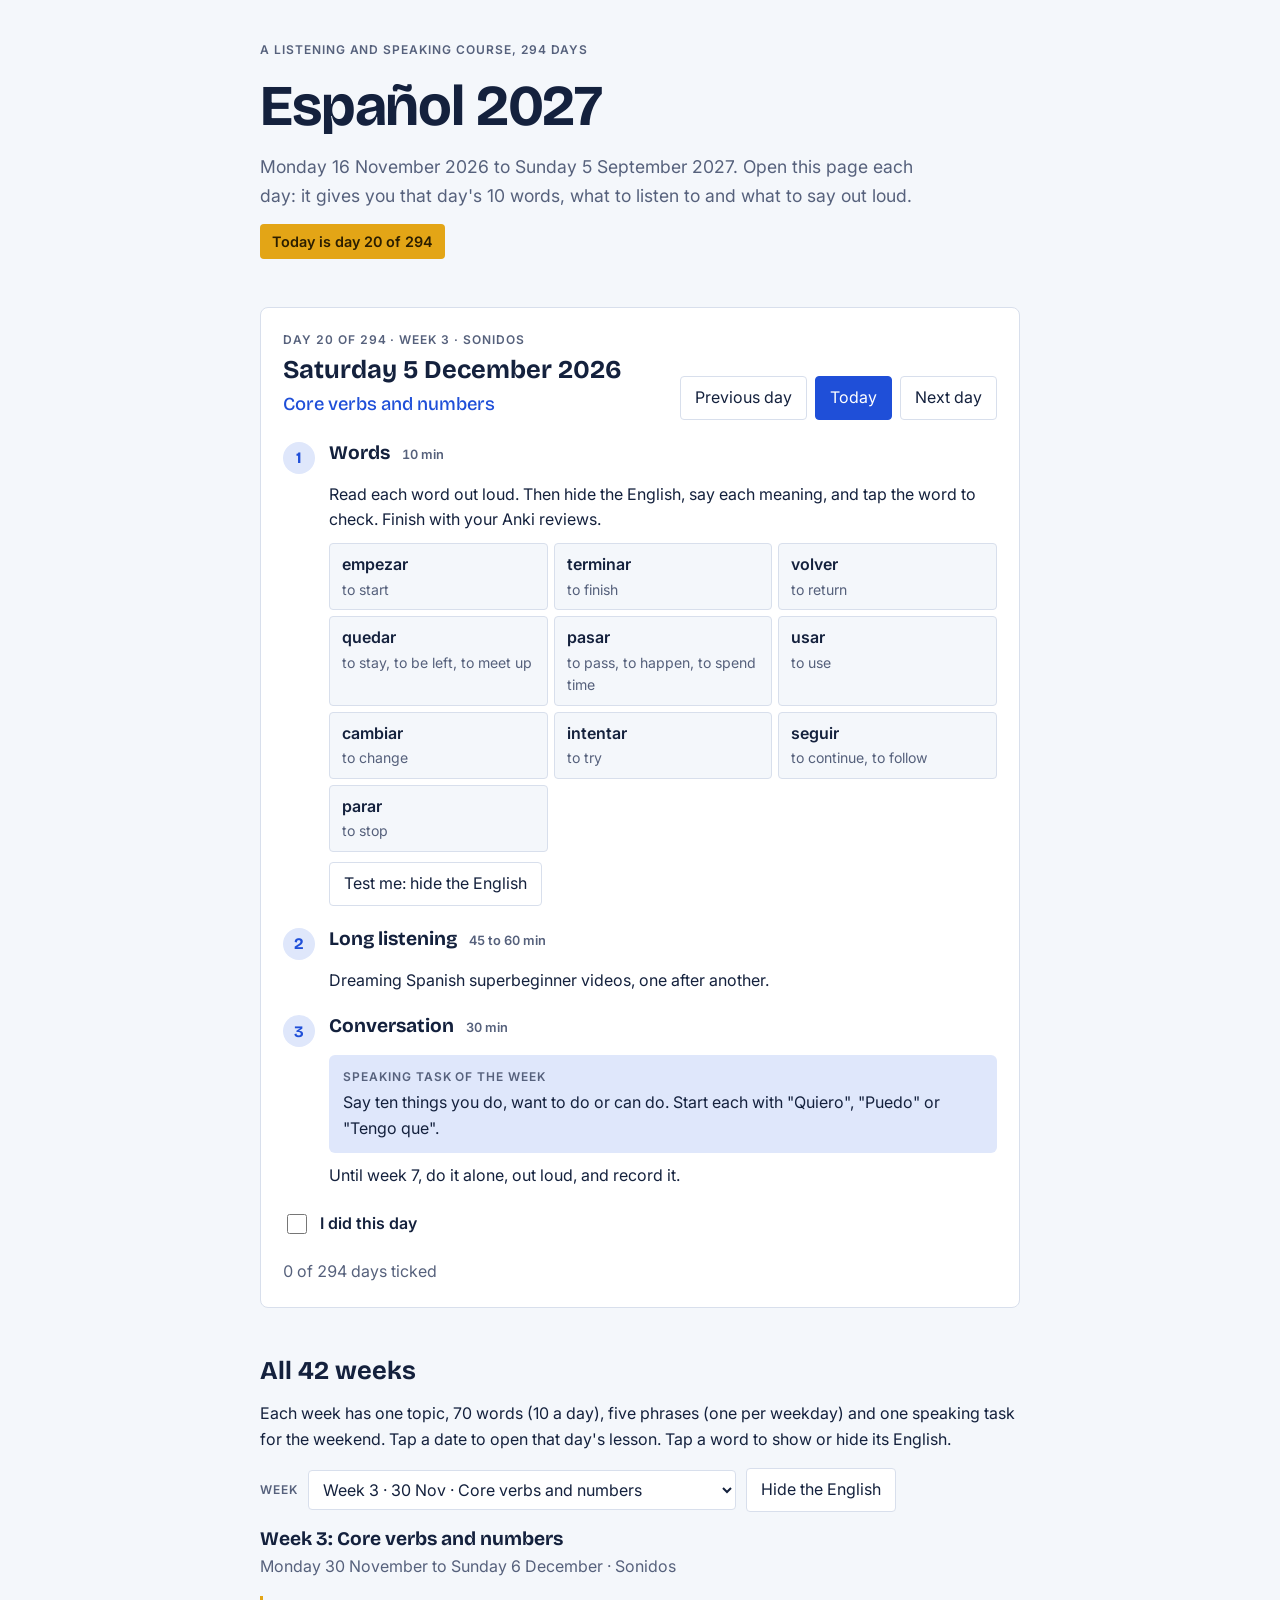
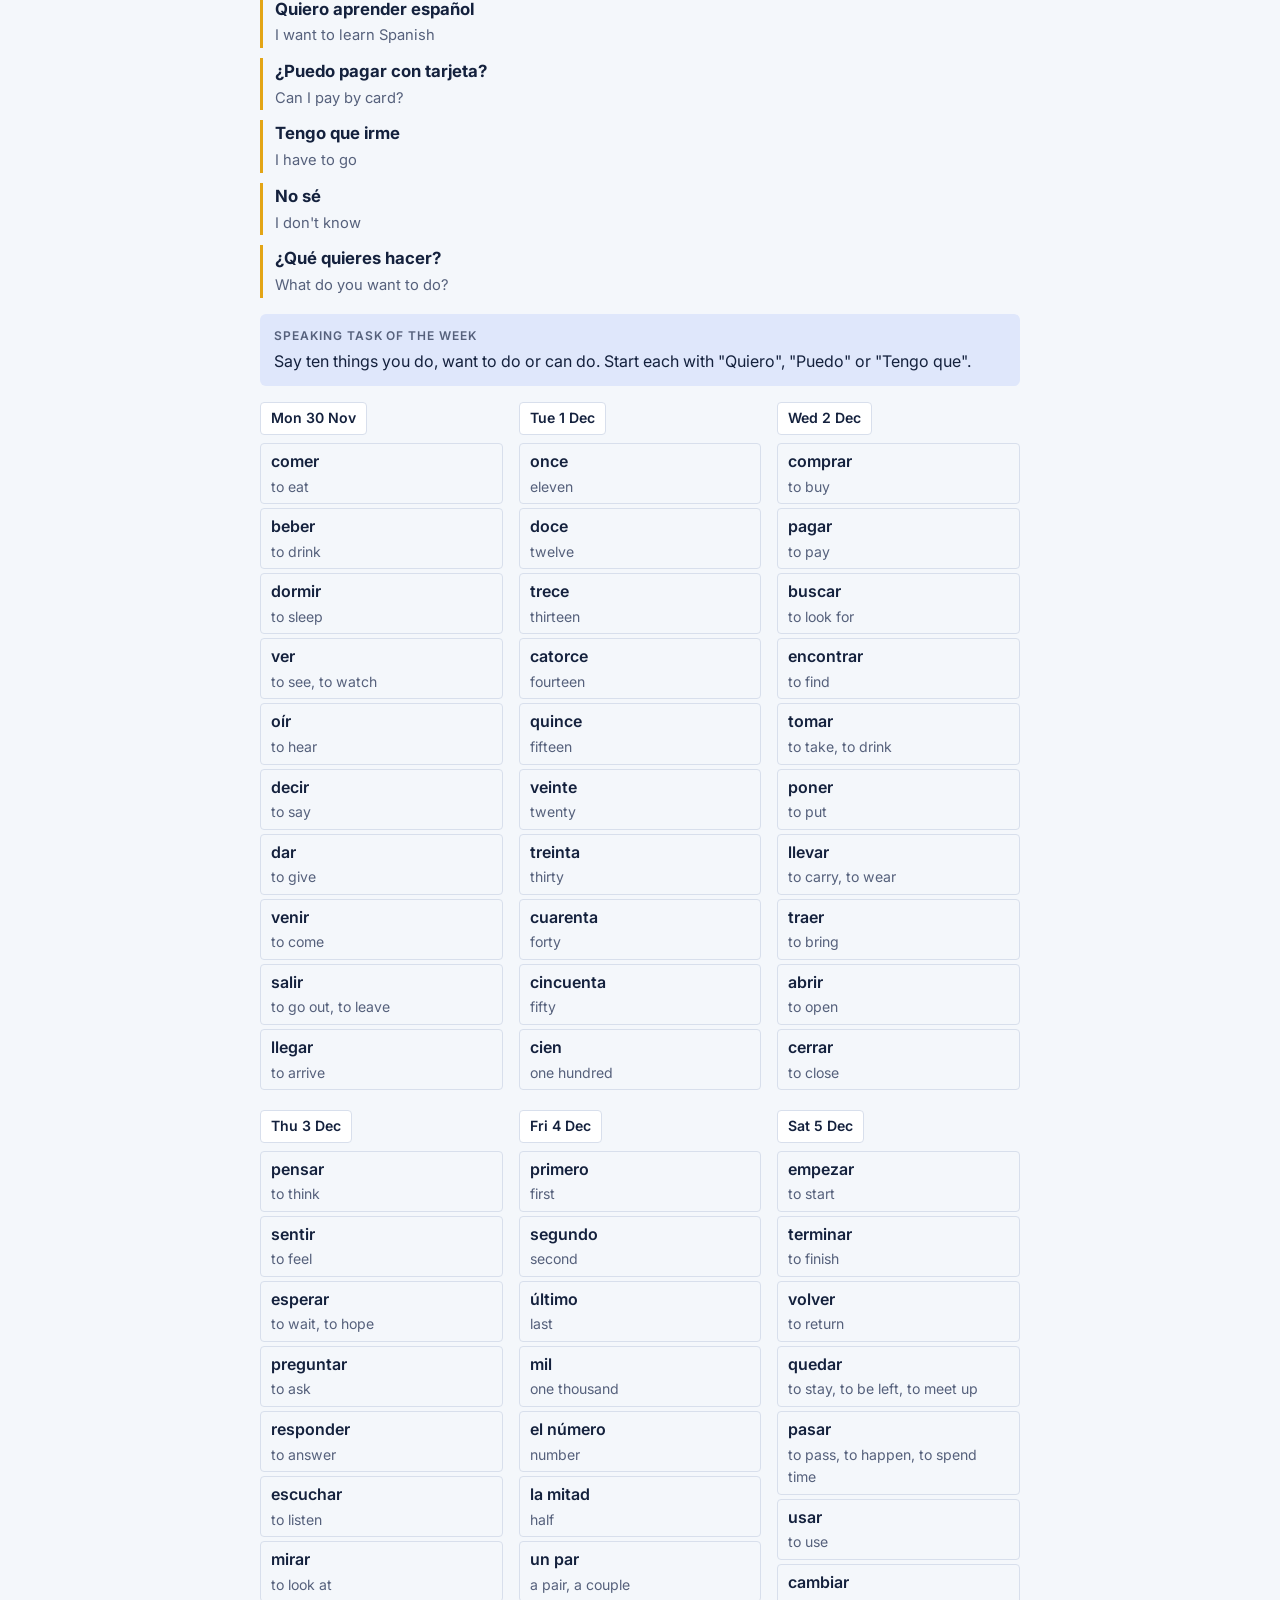
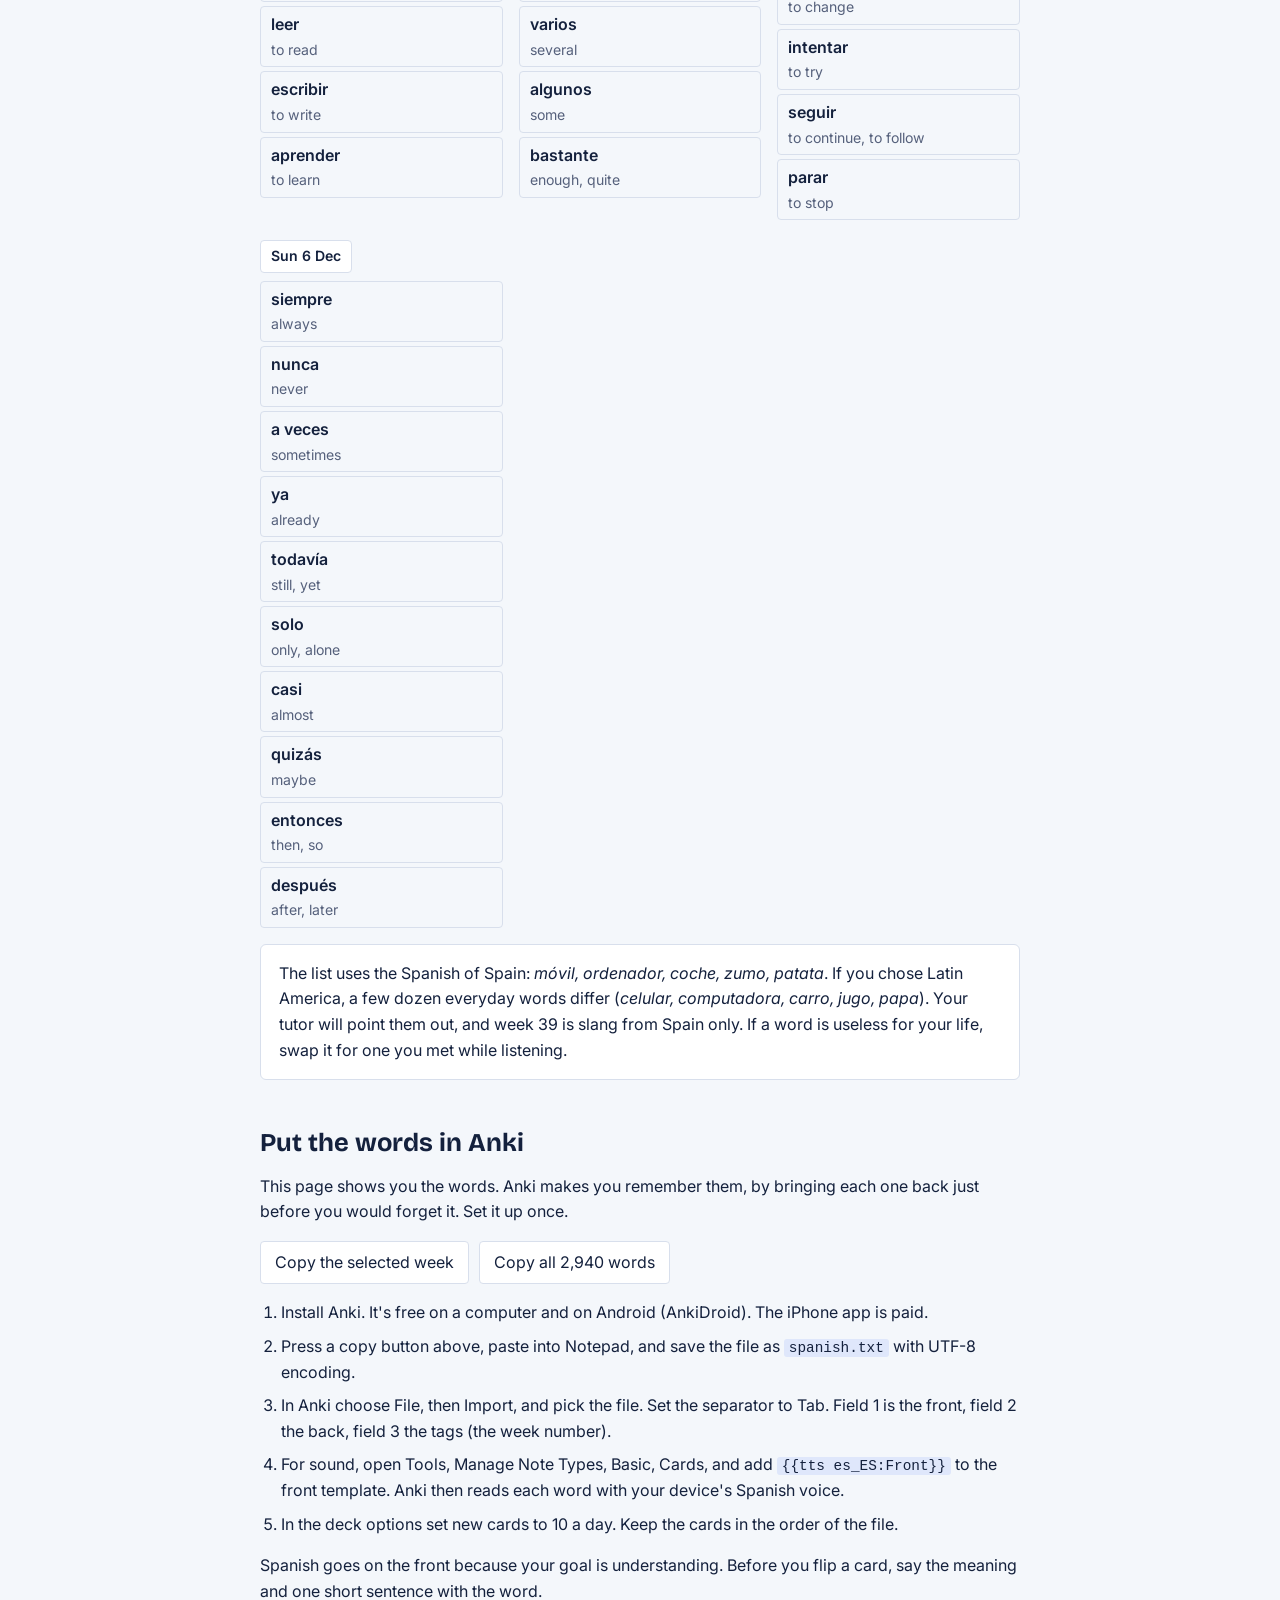
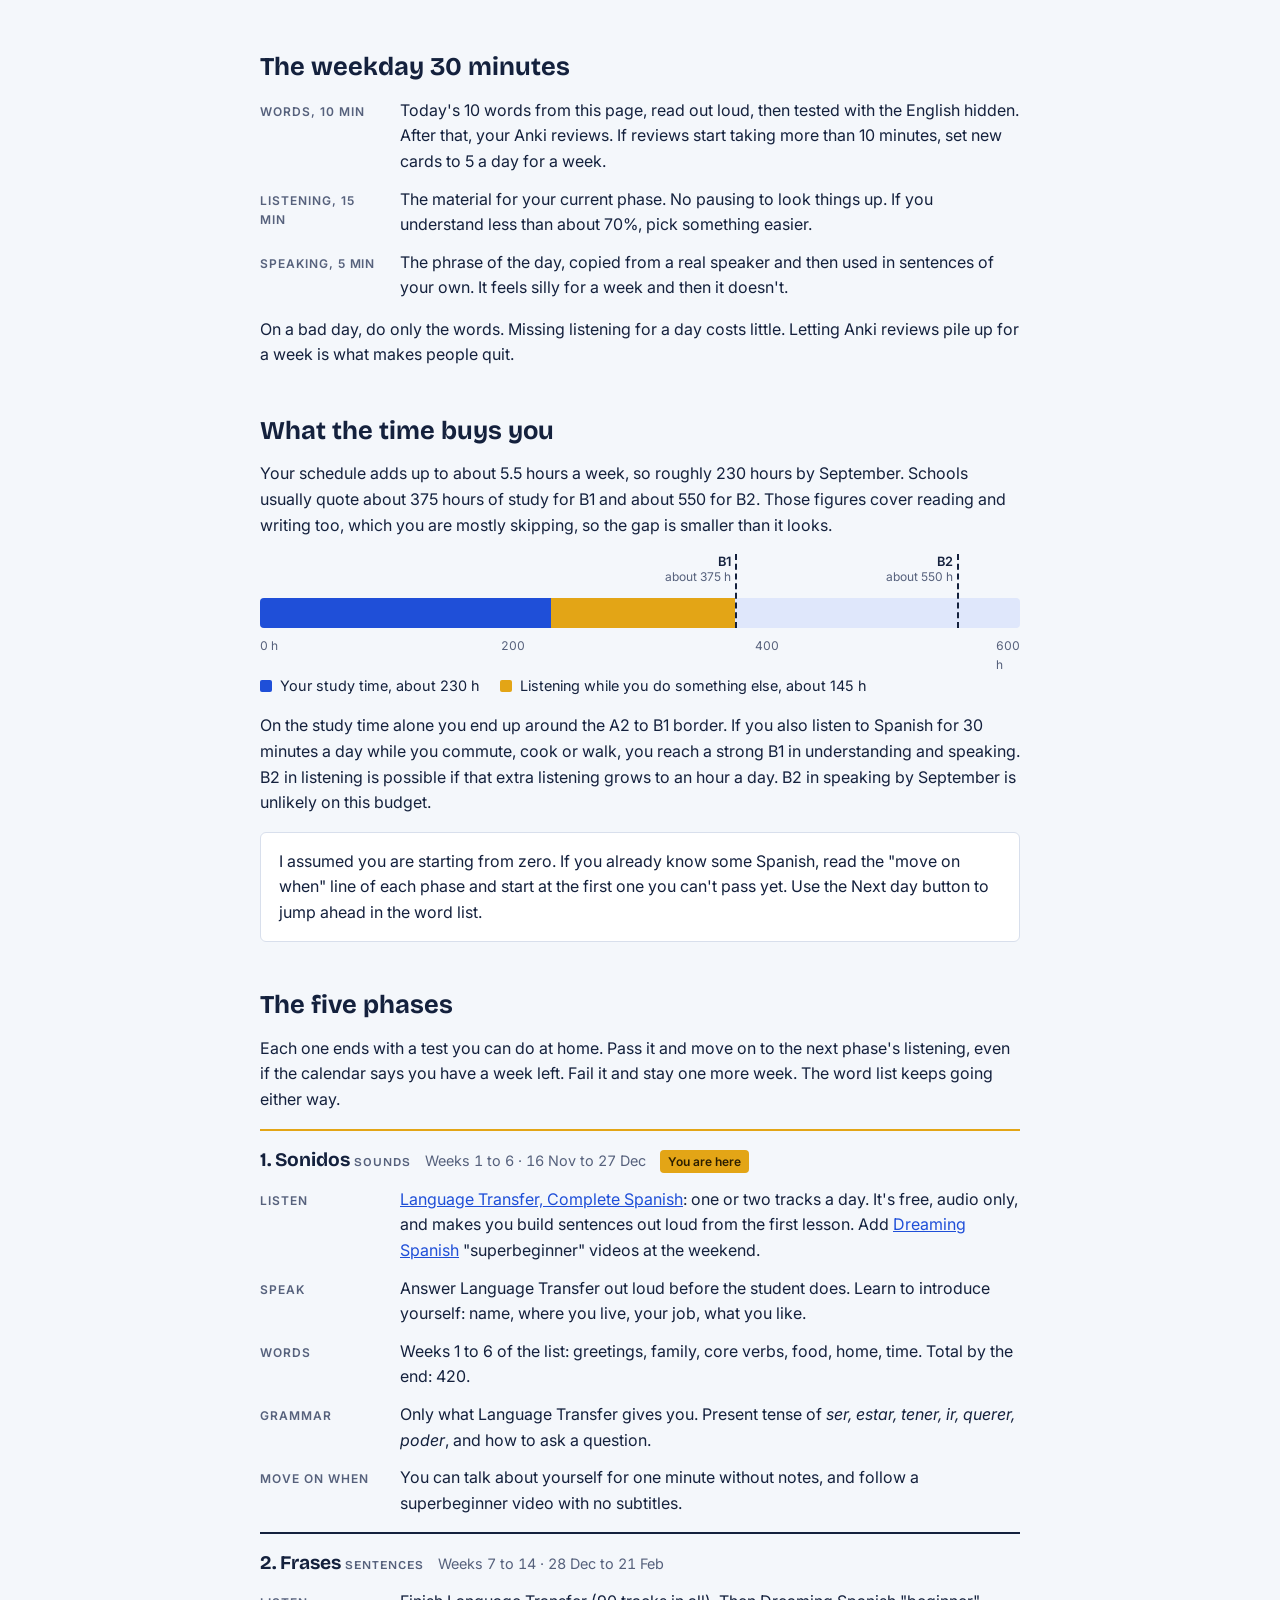
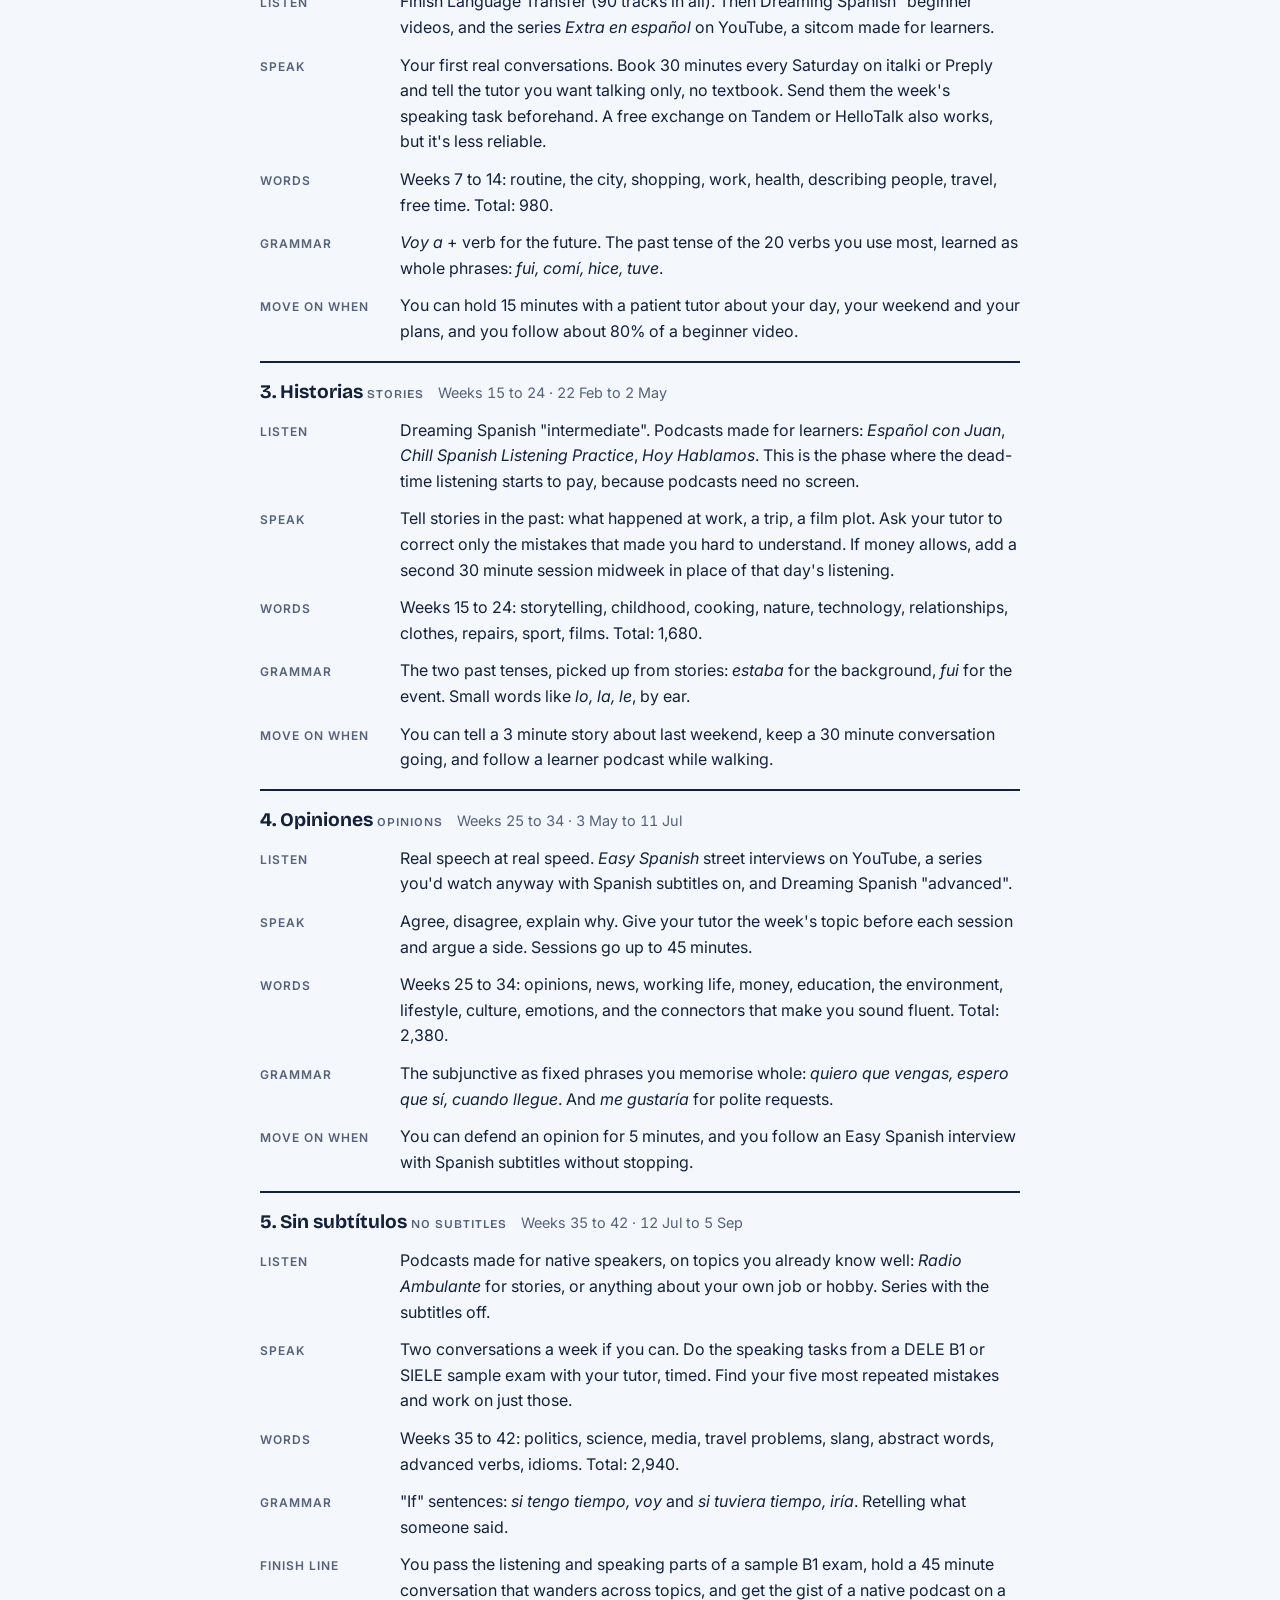
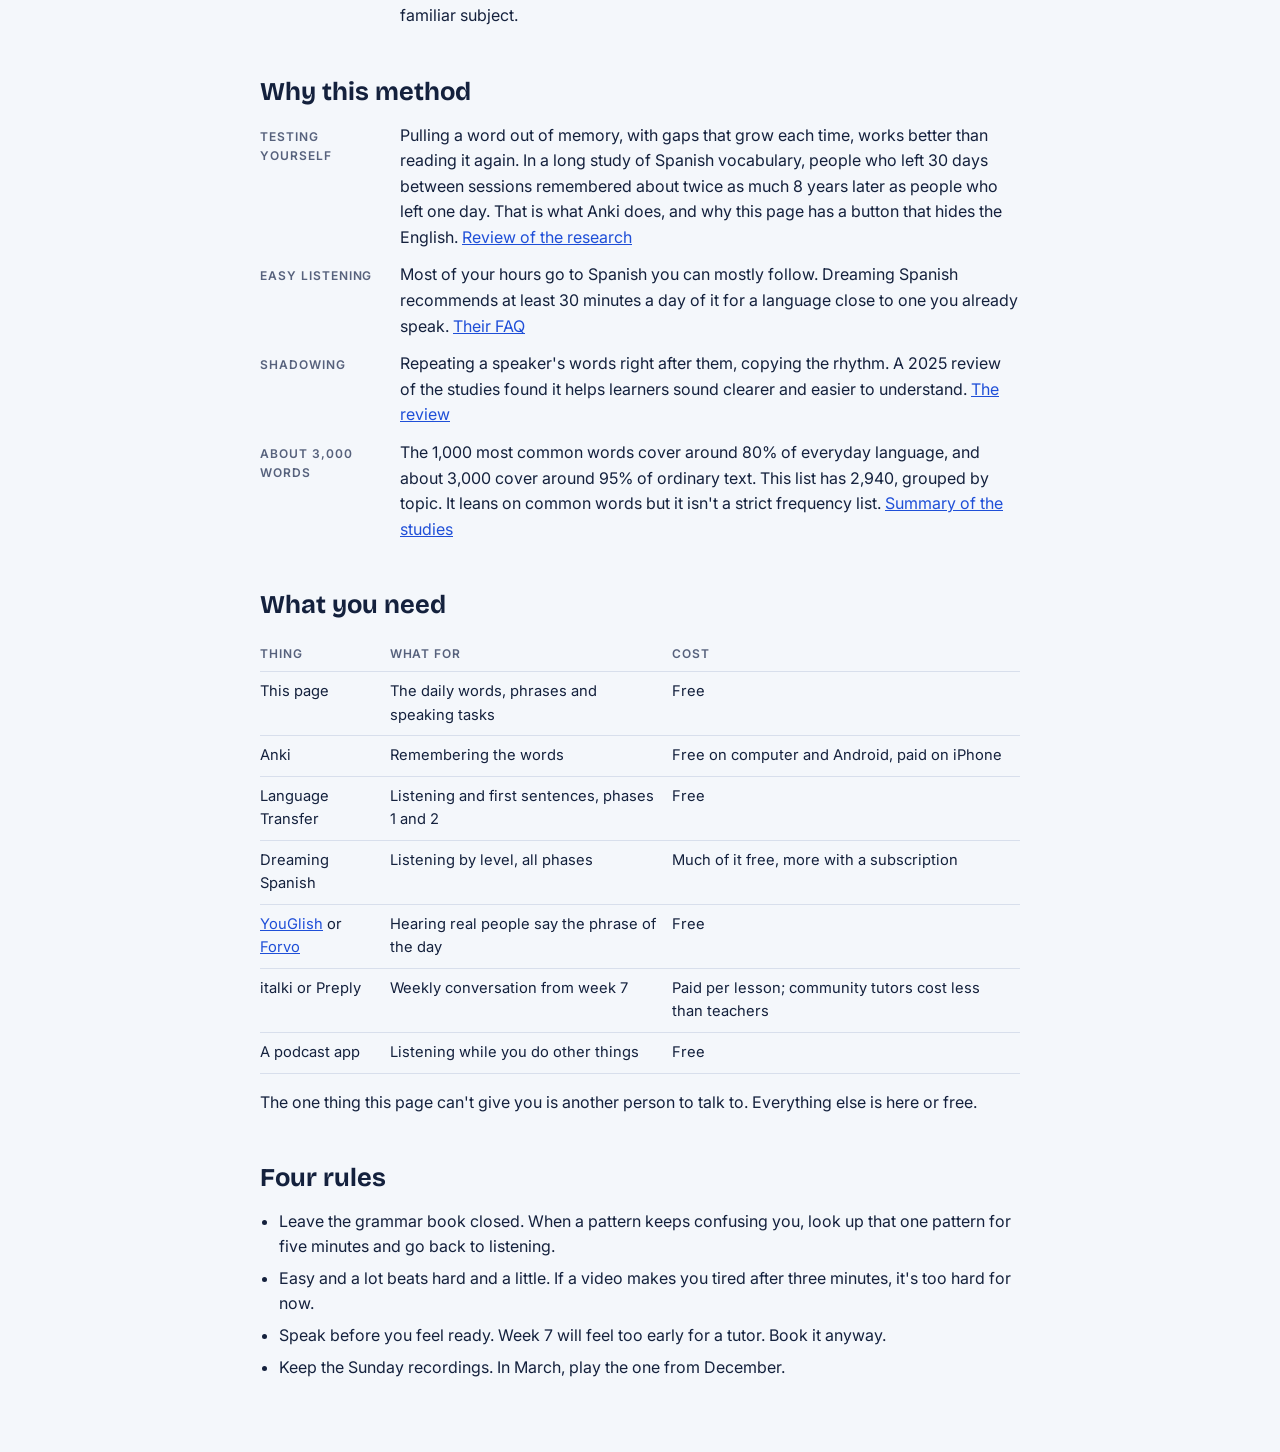
<file: index.html>
<!doctype html>
<html lang="en">
<head>
<meta charset="utf-8">
<meta name="viewport" content="width=device-width, initial-scale=1, viewport-fit=cover">
<title>Español 2027</title>
<link rel="stylesheet" href="https://fonts.googleapis.com/css2?family=Bricolage+Grotesque:opsz,wght@12..96,500;12..96,700&family=Inter:wght@400;500;600&display=swap">
<link rel="stylesheet" href="styles.css">
</head>
<body>
<div class="page">

<header>
  <p class="label">A listening and speaking course, 294 days</p>
  <h1>Español 2027</h1>
  <p class="lede">Monday 16 November 2026 to Sunday 5 September 2027. Open this page each day: it gives you that day's 10 words, what to listen to and what to say out loud.</p>
  <p class="now" id="now">Day 1 is Monday 16 November 2026</p>
</header>

<section class="today" id="today" aria-labelledby="t-date">
  <div class="today-top">
    <div>
      <p class="label num" id="t-meta">Day 1 of 294 · Week 1 · Sonidos</p>
      <h2 id="t-date">Monday 16 November 2026</h2>
      <p class="topic" id="t-topic">First words</p>
    </div>
    <div class="nav">
      <button type="button" id="prev">Previous day</button>
      <button type="button" id="go-today" class="primary">Today</button>
      <button type="button" id="next">Next day</button>
    </div>
  </div>
  <ol class="steps" id="t-steps"></ol>
  <label class="done" for="t-done"><input type="checkbox" id="t-done"> I did this day</label>
  <p class="muted num" id="t-progress">0 of 294 days ticked</p>
</section>

<section id="weeks">
  <h2>All 42 weeks</h2>
  <p>Each week has one topic, 70 words (10 a day), five phrases (one per weekday) and one speaking task for the weekend. Tap a date to open that day's lesson. Tap a word to show or hide its English.</p>
  <div class="controls">
    <label for="wk" class="label">Week</label>
    <select id="wk"></select>
    <button type="button" id="wk-test">Hide the English</button>
  </div>
  <div id="wk-body"></div>
  <p class="note">The list uses the Spanish of Spain: <span class="es-i">móvil, ordenador, coche, zumo, patata</span>. If you chose Latin America, a few dozen everyday words differ (<span class="es-i">celular, computadora, carro, jugo, papa</span>). Your tutor will point them out, and week 39 is slang from Spain only. If a word is useless for your life, swap it for one you met while listening.</p>
</section>

<section id="anki">
  <h2>Put the words in Anki</h2>
  <p>This page shows you the words. Anki makes you remember them, by bringing each one back just before you would forget it. Set it up once.</p>
  <div class="controls">
    <button type="button" id="copy-week">Copy the selected week</button>
    <button type="button" id="copy-all">Copy all 2,940 words</button>
  </div>
  <textarea id="copy-area" rows="6" readonly hidden aria-label="Words to copy"></textarea>
  <ol class="plain">
    <li>Install Anki. It's free on a computer and on Android (AnkiDroid). The iPhone app is paid.</li>
    <li>Press a copy button above, paste into Notepad, and save the file as <code>spanish.txt</code> with UTF-8 encoding.</li>
    <li>In Anki choose File, then Import, and pick the file. Set the separator to Tab. Field 1 is the front, field 2 the back, field 3 the tags (the week number).</li>
    <li>For sound, open Tools, Manage Note Types, Basic, Cards, and add <code>{{tts es_ES:Front}}</code> to the front template. Anki then reads each word with your device's Spanish voice.</li>
    <li>In the deck options set new cards to 10 a day. Keep the cards in the order of the file.</li>
  </ol>
  <p>Spanish goes on the front because your goal is understanding. Before you flip a card, say the meaning and one short sentence with the word.</p>
</section>

<section>
  <h2>The weekday 30 minutes</h2>
  <dl>
    <dt>Words, 10 min</dt>
    <dd>Today's 10 words from this page, read out loud, then tested with the English hidden. After that, your Anki reviews. If reviews start taking more than 10 minutes, set new cards to 5 a day for a week.</dd>
    <dt>Listening, 15 min</dt>
    <dd>The material for your current phase. No pausing to look things up. If you understand less than about 70%, pick something easier.</dd>
    <dt>Speaking, 5 min</dt>
    <dd>The phrase of the day, copied from a real speaker and then used in sentences of your own. It feels silly for a week and then it doesn't.</dd>
  </dl>
  <p>On a bad day, do only the words. Missing listening for a day costs little. Letting Anki reviews pile up for a week is what makes people quit.</p>
</section>

<section>
  <h2>What the time buys you</h2>
  <p>Your schedule adds up to about 5.5 hours a week, so roughly 230 hours by September. Schools usually quote about 375 hours of study for B1 and about 550 for B2. Those figures cover reading and writing too, which you are mostly skipping, so the gap is smaller than it looks.</p>
  <div class="chart" role="img" aria-label="Bar chart on a scale of 0 to 600 hours. The plan gives about 230 hours. Adding 30 minutes a day of listening during dead time brings it to about 375 hours, the usual estimate for B1. B2 sits at about 550 hours.">
    <div class="mark" style="left:62.5%"><b>B1<small>about 375 h</small></b></div>
    <div class="mark" style="left:91.7%"><b>B2<small>about 550 h</small></b></div>
    <div class="track"><span class="seg-plan"></span><span class="seg-extra"></span></div>
    <div class="axis num"><i style="left:0">0 h</i><i style="left:33.3%">200</i><i style="left:66.7%">400</i><i style="left:100%">600 h</i></div>
  </div>
  <div class="key"><span>Your study time, about 230 h</span><span class="w">Listening while you do something else, about 145 h</span></div>
  <p>On the study time alone you end up around the A2 to B1 border. If you also listen to Spanish for 30 minutes a day while you commute, cook or walk, you reach a strong B1 in understanding and speaking. B2 in listening is possible if that extra listening grows to an hour a day. B2 in speaking by September is unlikely on this budget.</p>
  <p class="note">I assumed you are starting from zero. If you already know some Spanish, read the "move on when" line of each phase and start at the first one you can't pass yet. Use the Next day button to jump ahead in the word list.</p>
</section>

<section>
  <h2>The five phases</h2>
  <p>Each one ends with a test you can do at home. Pass it and move on to the next phase's listening, even if the calendar says you have a week left. Fail it and stay one more week. The word list keeps going either way.</p>

  <section class="phase" data-start="2026-11-16" data-end="2026-12-27">
    <div class="phase-head"><h3>1. Sonidos <span class="label">sounds</span></h3><span class="when num">Weeks 1 to 6 · 16 Nov to 27 Dec</span></div>
    <dl>
      <dt>Listen</dt><dd><a href="https://www.languagetransfer.org/complete-spanish">Language Transfer, Complete Spanish</a>: one or two tracks a day. It's free, audio only, and makes you build sentences out loud from the first lesson. Add <a href="https://www.dreaming.com">Dreaming Spanish</a> "superbeginner" videos at the weekend.</dd>
      <dt>Speak</dt><dd>Answer Language Transfer out loud before the student does. Learn to introduce yourself: name, where you live, your job, what you like.</dd>
      <dt>Words</dt><dd>Weeks 1 to 6 of the list: greetings, family, core verbs, food, home, time. Total by the end: 420.</dd>
      <dt>Grammar</dt><dd>Only what Language Transfer gives you. Present tense of <span class="es-i">ser, estar, tener, ir, querer, poder</span>, and how to ask a question.</dd>
      <dt>Move on when</dt><dd>You can talk about yourself for one minute without notes, and follow a superbeginner video with no subtitles.</dd>
    </dl>
  </section>

  <section class="phase" data-start="2026-12-28" data-end="2027-02-21">
    <div class="phase-head"><h3>2. Frases <span class="label">sentences</span></h3><span class="when num">Weeks 7 to 14 · 28 Dec to 21 Feb</span></div>
    <dl>
      <dt>Listen</dt><dd>Finish Language Transfer (90 tracks in all). Then Dreaming Spanish "beginner" videos, and the series <span class="es-i">Extra en español</span> on YouTube, a sitcom made for learners.</dd>
      <dt>Speak</dt><dd>Your first real conversations. Book 30 minutes every Saturday on italki or Preply and tell the tutor you want talking only, no textbook. Send them the week's speaking task beforehand. A free exchange on Tandem or HelloTalk also works, but it's less reliable.</dd>
      <dt>Words</dt><dd>Weeks 7 to 14: routine, the city, shopping, work, health, describing people, travel, free time. Total: 980.</dd>
      <dt>Grammar</dt><dd><span class="es-i">Voy a</span> + verb for the future. The past tense of the 20 verbs you use most, learned as whole phrases: <span class="es-i">fui, comí, hice, tuve</span>.</dd>
      <dt>Move on when</dt><dd>You can hold 15 minutes with a patient tutor about your day, your weekend and your plans, and you follow about 80% of a beginner video.</dd>
    </dl>
  </section>

  <section class="phase" data-start="2027-02-22" data-end="2027-05-02">
    <div class="phase-head"><h3>3. Historias <span class="label">stories</span></h3><span class="when num">Weeks 15 to 24 · 22 Feb to 2 May</span></div>
    <dl>
      <dt>Listen</dt><dd>Dreaming Spanish "intermediate". Podcasts made for learners: <span class="es-i">Español con Juan</span>, <span class="es-i">Chill Spanish Listening Practice</span>, <span class="es-i">Hoy Hablamos</span>. This is the phase where the dead-time listening starts to pay, because podcasts need no screen.</dd>
      <dt>Speak</dt><dd>Tell stories in the past: what happened at work, a trip, a film plot. Ask your tutor to correct only the mistakes that made you hard to understand. If money allows, add a second 30 minute session midweek in place of that day's listening.</dd>
      <dt>Words</dt><dd>Weeks 15 to 24: storytelling, childhood, cooking, nature, technology, relationships, clothes, repairs, sport, films. Total: 1,680.</dd>
      <dt>Grammar</dt><dd>The two past tenses, picked up from stories: <span class="es-i">estaba</span> for the background, <span class="es-i">fui</span> for the event. Small words like <span class="es-i">lo, la, le</span>, by ear.</dd>
      <dt>Move on when</dt><dd>You can tell a 3 minute story about last weekend, keep a 30 minute conversation going, and follow a learner podcast while walking.</dd>
    </dl>
  </section>

  <section class="phase" data-start="2027-05-03" data-end="2027-07-11">
    <div class="phase-head"><h3>4. Opiniones <span class="label">opinions</span></h3><span class="when num">Weeks 25 to 34 · 3 May to 11 Jul</span></div>
    <dl>
      <dt>Listen</dt><dd>Real speech at real speed. <span class="es-i">Easy Spanish</span> street interviews on YouTube, a series you'd watch anyway with Spanish subtitles on, and Dreaming Spanish "advanced".</dd>
      <dt>Speak</dt><dd>Agree, disagree, explain why. Give your tutor the week's topic before each session and argue a side. Sessions go up to 45 minutes.</dd>
      <dt>Words</dt><dd>Weeks 25 to 34: opinions, news, working life, money, education, the environment, lifestyle, culture, emotions, and the connectors that make you sound fluent. Total: 2,380.</dd>
      <dt>Grammar</dt><dd>The subjunctive as fixed phrases you memorise whole: <span class="es-i">quiero que vengas, espero que sí, cuando llegue</span>. And <span class="es-i">me gustaría</span> for polite requests.</dd>
      <dt>Move on when</dt><dd>You can defend an opinion for 5 minutes, and you follow an Easy Spanish interview with Spanish subtitles without stopping.</dd>
    </dl>
  </section>

  <section class="phase" data-start="2027-07-12" data-end="2027-09-05">
    <div class="phase-head"><h3>5. Sin subtítulos <span class="label">no subtitles</span></h3><span class="when num">Weeks 35 to 42 · 12 Jul to 5 Sep</span></div>
    <dl>
      <dt>Listen</dt><dd>Podcasts made for native speakers, on topics you already know well: <span class="es-i">Radio Ambulante</span> for stories, or anything about your own job or hobby. Series with the subtitles off.</dd>
      <dt>Speak</dt><dd>Two conversations a week if you can. Do the speaking tasks from a DELE B1 or SIELE sample exam with your tutor, timed. Find your five most repeated mistakes and work on just those.</dd>
      <dt>Words</dt><dd>Weeks 35 to 42: politics, science, media, travel problems, slang, abstract words, advanced verbs, idioms. Total: 2,940.</dd>
      <dt>Grammar</dt><dd>"If" sentences: <span class="es-i">si tengo tiempo, voy</span> and <span class="es-i">si tuviera tiempo, iría</span>. Retelling what someone said.</dd>
      <dt>Finish line</dt><dd>You pass the listening and speaking parts of a sample B1 exam, hold a 45 minute conversation that wanders across topics, and get the gist of a native podcast on a familiar subject.</dd>
    </dl>
  </section>
</section>

<section>
  <h2>Why this method</h2>
  <dl>
    <dt>Testing yourself</dt>
    <dd>Pulling a word out of memory, with gaps that grow each time, works better than reading it again. In a long study of Spanish vocabulary, people who left 30 days between sessions remembered about twice as much 8 years later as people who left one day. That is what Anki does, and why this page has a button that hides the English. <a href="https://journals.sagepub.com/doi/full/10.1177/13621688211053525">Review of the research</a></dd>
    <dt>Easy listening</dt>
    <dd>Most of your hours go to Spanish you can mostly follow. Dreaming Spanish recommends at least 30 minutes a day of it for a language close to one you already speak. <a href="https://www.dreaming.com/faq">Their FAQ</a></dd>
    <dt>Shadowing</dt>
    <dd>Repeating a speaker's words right after them, copying the rhythm. A 2025 review of the studies found it helps learners sound clearer and easier to understand. <a href="https://www.tandfonline.com/doi/full/10.1080/29984475.2025.2546827">The review</a></dd>
    <dt>About 3,000 words</dt>
    <dd>The 1,000 most common words cover around 80% of everyday language, and about 3,000 cover around 95% of ordinary text. This list has 2,940, grouped by topic. It leans on common words but it isn't a strict frequency list. <a href="https://universeofmemory.com/how-many-words-you-should-know/">Summary of the studies</a></dd>
  </dl>
</section>

<section>
  <h2>What you need</h2>
  <div class="scroll">
  <table>
    <thead><tr><th>Thing</th><th>What for</th><th>Cost</th></tr></thead>
    <tbody>
      <tr><td>This page</td><td>The daily words, phrases and speaking tasks</td><td>Free</td></tr>
      <tr><td>Anki</td><td>Remembering the words</td><td>Free on computer and Android, paid on iPhone</td></tr>
      <tr><td>Language Transfer</td><td>Listening and first sentences, phases 1 and 2</td><td>Free</td></tr>
      <tr><td>Dreaming Spanish</td><td>Listening by level, all phases</td><td>Much of it free, more with a subscription</td></tr>
      <tr><td><a href="https://youglish.com/spanish">YouGlish</a> or <a href="https://forvo.com">Forvo</a></td><td>Hearing real people say the phrase of the day</td><td>Free</td></tr>
      <tr><td>italki or Preply</td><td>Weekly conversation from week 7</td><td>Paid per lesson; community tutors cost less than teachers</td></tr>
      <tr><td>A podcast app</td><td>Listening while you do other things</td><td>Free</td></tr>
    </tbody>
  </table>
  </div>
  <p>The one thing this page can't give you is another person to talk to. Everything else is here or free.</p>
</section>

<section>
  <h2>Four rules</h2>
  <ul>
    <li>Leave the grammar book closed. When a pattern keeps confusing you, look up that one pattern for five minutes and go back to listening.</li>
    <li>Easy and a lot beats hard and a little. If a video makes you tired after three minutes, it's too hard for now.</li>
    <li>Speak before you feel ready. Week 7 will feel too early for a tutor. Book it anyway.</li>
    <li>Keep the Sunday recordings. In March, play the one from December.</li>
  </ul>
</section>

</div>
<script src="app.js"></script>
</body>
</html>
</file>
<file: styles.css>
:root { color-scheme: light; }
body { margin: 0; }
img { max-width: 100%; }
[hidden] { display: none !important; }

/* Layout: one reading column. Today's lesson sits first as the working surface; the week list, the plan and the method follow. */
:root {
  --bg: #f4f7fb; --surface: #ffffff; --ink: #14213d; --muted: #56617c;
  --accent: #1f4fd8; --on-accent: #ffffff; --warm: #e3a516; --on-warm: #2b1e00;
  --soft: #dfe7fb; --line: #d8dfec;
  --display: "Bricolage Grotesque", "Trebuchet MS", system-ui, sans-serif;
  --body: "Inter", system-ui, -apple-system, "Segoe UI", sans-serif;
}
@media (prefers-color-scheme: dark) { :root:not([data-theme="light"]) {
  --bg: #0f1524; --surface: #182036; --ink: #e8ecf6; --muted: #9ca7c1;
  --accent: #86a6ff; --on-accent: #0b1330; --warm: #f2b838; --on-warm: #2b1e00;
  --soft: #232f52; --line: #2b3554; color-scheme: dark } }
:root[data-theme="dark"] {
  --bg: #0f1524; --surface: #182036; --ink: #e8ecf6; --muted: #9ca7c1;
  --accent: #86a6ff; --on-accent: #0b1330; --warm: #f2b838; --on-warm: #2b1e00;
  --soft: #232f52; --line: #2b3554; color-scheme: dark }

body { background: var(--bg); color: var(--ink); font-family: var(--body); font-size: 16px; line-height: 1.6;
  padding-left: max(16px, env(safe-area-inset-left, 0px)); padding-right: max(16px, env(safe-area-inset-right, 0px)); padding-block: 40px 72px; }
.page { max-width: 760px; margin: 0 auto; display: flex; flex-direction: column; gap: 48px; }
h1, h2, h3 { font-family: var(--display); text-wrap: balance; margin: 0; line-height: 1.15; }
h1 { font-size: clamp(2.4rem, 8vw, 3.6rem); font-weight: 700; letter-spacing: -0.02em; }
h2 { font-size: 1.6rem; font-weight: 700; }
h3 { font-size: 1.2rem; font-weight: 700; }
p { margin: 0; }
section { display: flex; flex-direction: column; gap: 16px; min-width: 0; }
.lede { font-size: 1.1rem; color: var(--muted); max-width: 60ch; }
.label { font-size: 0.75rem; text-transform: uppercase; letter-spacing: 0.08em; color: var(--muted); font-weight: 600; }
.muted { color: var(--muted); }
.num { font-variant-numeric: tabular-nums; }
a { color: var(--accent); }
a:focus-visible, button:focus-visible, select:focus-visible, input:focus-visible, textarea:focus-visible { outline: 2px solid var(--accent); outline-offset: 2px; }

header { display: flex; flex-direction: column; gap: 14px; }
.now { align-self: flex-start; background: var(--warm); color: var(--on-warm); font-weight: 600; font-size: 0.9rem; padding: 6px 12px; border-radius: 4px; }

button { font: inherit; cursor: pointer; border-radius: 4px; border: 1px solid var(--line); background: var(--surface); color: var(--ink); padding: 8px 14px; }
button:hover { border-color: var(--accent); }
button:disabled { opacity: 0.45; cursor: default; }
button.primary { background: var(--accent); color: var(--on-accent); border-color: var(--accent); }
select { font: inherit; padding: 8px 10px; border-radius: 4px; border: 1px solid var(--line); background: var(--surface); color: var(--ink); max-width: 100%; }
textarea { width: 100%; box-sizing: border-box; font: 0.85rem/1.4 ui-monospace, Consolas, monospace; background: var(--surface); color: var(--ink); border: 1px solid var(--line); border-radius: 4px; padding: 10px; }

/* today */
.today { background: var(--surface); border: 1px solid var(--line); border-radius: 8px; padding: 22px; gap: 22px; }
.today-top { display: flex; flex-wrap: wrap; justify-content: space-between; align-items: flex-end; gap: 16px; }
.today-top > div:first-child { display: flex; flex-direction: column; gap: 6px; min-width: 0; }
.topic { font-family: var(--display); font-size: 1.15rem; font-weight: 500; color: var(--accent); }
.nav { display: flex; flex-wrap: wrap; gap: 8px; }
.steps { list-style: none; padding: 0; margin: 0; display: flex; flex-direction: column; gap: 22px; counter-reset: s; }
.step { display: grid; grid-template-columns: 2rem minmax(0, 1fr); column-gap: 14px; row-gap: 8px; counter-increment: s; }
.step::before { content: counter(s); grid-row: 1 / span 2; width: 2rem; height: 2rem; border-radius: 50%; background: var(--soft); color: var(--accent); font: 700 1rem var(--display); display: grid; place-items: center; }
.step-head, .step-body { grid-column: 2; }
.step-head { display: flex; flex-wrap: wrap; align-items: baseline; gap: 4px 12px; min-height: 2rem; }
.mins { font-size: 0.8rem; font-weight: 600; color: var(--muted); font-variant-numeric: tabular-nums; }
.step-body { display: flex; flex-direction: column; align-items: flex-start; gap: 10px; min-width: 0; }
.words { display: grid; grid-template-columns: repeat(auto-fill, minmax(200px, 1fr)); gap: 6px; width: 100%; }
.word { display: flex; flex-direction: column; align-items: flex-start; text-align: left; gap: 1px; padding: 8px 12px; background: var(--bg); min-width: 0; }
.word .es { font-weight: 600; overflow-wrap: anywhere; }
.word .en { font-size: 0.88rem; color: var(--muted); overflow-wrap: anywhere; }
.testing .word:not(.shown) .en { visibility: hidden; }
.phrase { display: flex; flex-direction: column; gap: 2px; padding-left: 12px; border-left: 3px solid var(--warm); }
.phrase b { font-size: 1.05rem; }
.phrase span { color: var(--muted); font-size: 0.92rem; }
.task { background: var(--soft); border-radius: 6px; padding: 12px 14px; display: flex; flex-direction: column; gap: 4px; }
.done { display: flex; gap: 10px; align-items: center; font-weight: 600; }
.done input { width: 20px; height: 20px; accent-color: var(--accent); }

/* week list */
.controls { display: flex; flex-wrap: wrap; gap: 10px; align-items: center; }
#wk-body { display: flex; flex-direction: column; gap: 16px; }
.phrases { display: flex; flex-direction: column; gap: 10px; }
.days { display: grid; grid-template-columns: repeat(auto-fill, minmax(230px, 1fr)); gap: 20px 16px; }
.day { display: flex; flex-direction: column; gap: 8px; min-width: 0; }
.day .words { grid-template-columns: 1fr; gap: 4px; }
.day .word { padding: 5px 10px; }
.day-label { align-self: flex-start; font-weight: 600; font-size: 0.88rem; padding: 4px 10px; }
ol.plain { margin: 0; padding-left: 1.3em; display: flex; flex-direction: column; gap: 8px; }
code { font: 0.9em ui-monospace, Consolas, monospace; background: var(--soft); padding: 1px 5px; border-radius: 3px; overflow-wrap: anywhere; }

/* hours chart, scale 0 to 600 h */
.chart { position: relative; padding-top: 44px; padding-bottom: 30px; }
.track { display: flex; height: 30px; background: var(--soft); border-radius: 4px; overflow: hidden; }
.track span { display: block; height: 100%; }
.seg-plan { width: 38.3%; background: var(--accent); }
.seg-extra { width: 24.2%; background: var(--warm); }
.mark { position: absolute; top: 0; bottom: 30px; border-left: 2px dashed var(--ink); }
.mark b { position: absolute; top: 0; right: 6px; white-space: nowrap; font-size: 0.8rem; font-weight: 600; line-height: 1.2; text-align: right; }
.mark b small { display: block; font-weight: 400; color: var(--muted); font-size: 0.75rem; }
.axis { position: absolute; left: 0; right: 0; bottom: 0; height: 22px; font-size: 0.75rem; color: var(--muted); }
.axis i { position: absolute; font-style: normal; transform: translateX(-50%); }
.axis i:first-child { transform: none; } .axis i:last-child { transform: translateX(-100%); }
.key { display: flex; flex-wrap: wrap; gap: 8px 20px; font-size: 0.9rem; }
.key span::before { content: ""; display: inline-block; width: 12px; height: 12px; border-radius: 2px; margin-right: 8px; vertical-align: -1px; background: var(--accent); }
.key span.w::before { background: var(--warm); }

dl { margin: 0; display: grid; grid-template-columns: 7.5rem minmax(0, 1fr); gap: 12px 20px; }
dt { font-size: 0.75rem; text-transform: uppercase; letter-spacing: 0.08em; color: var(--muted); font-weight: 600; padding-top: 4px; }
dd { margin: 0; min-width: 0; }
@media (max-width: 520px) { dl { grid-template-columns: 1fr; gap: 2px; } dd { margin-bottom: 12px; } .today { padding: 16px; } }

.phase { border-top: 2px solid var(--ink); padding-top: 18px; gap: 14px; }
.phase-head { display: flex; flex-wrap: wrap; align-items: baseline; gap: 6px 14px; }
.phase-head .when { color: var(--muted); font-size: 0.9rem; }
.phase.current { border-top-color: var(--warm); }
.here { background: var(--warm); color: var(--on-warm); font-size: 0.75rem; font-weight: 600; padding: 2px 8px; border-radius: 4px; }
.es-i { font-style: italic; }
ul { margin: 0; padding-left: 1.2em; display: flex; flex-direction: column; gap: 6px; }
.note { background: var(--surface); border: 1px solid var(--line); border-radius: 6px; padding: 16px 18px; }
table { border-collapse: collapse; width: 100%; font-size: 0.92rem; }
th, td { text-align: left; padding: 8px 12px 8px 0; border-bottom: 1px solid var(--line); vertical-align: top; }
th { font-size: 0.75rem; text-transform: uppercase; letter-spacing: 0.08em; color: var(--muted); font-weight: 600; }
.scroll { overflow-x: auto; }
</file>
